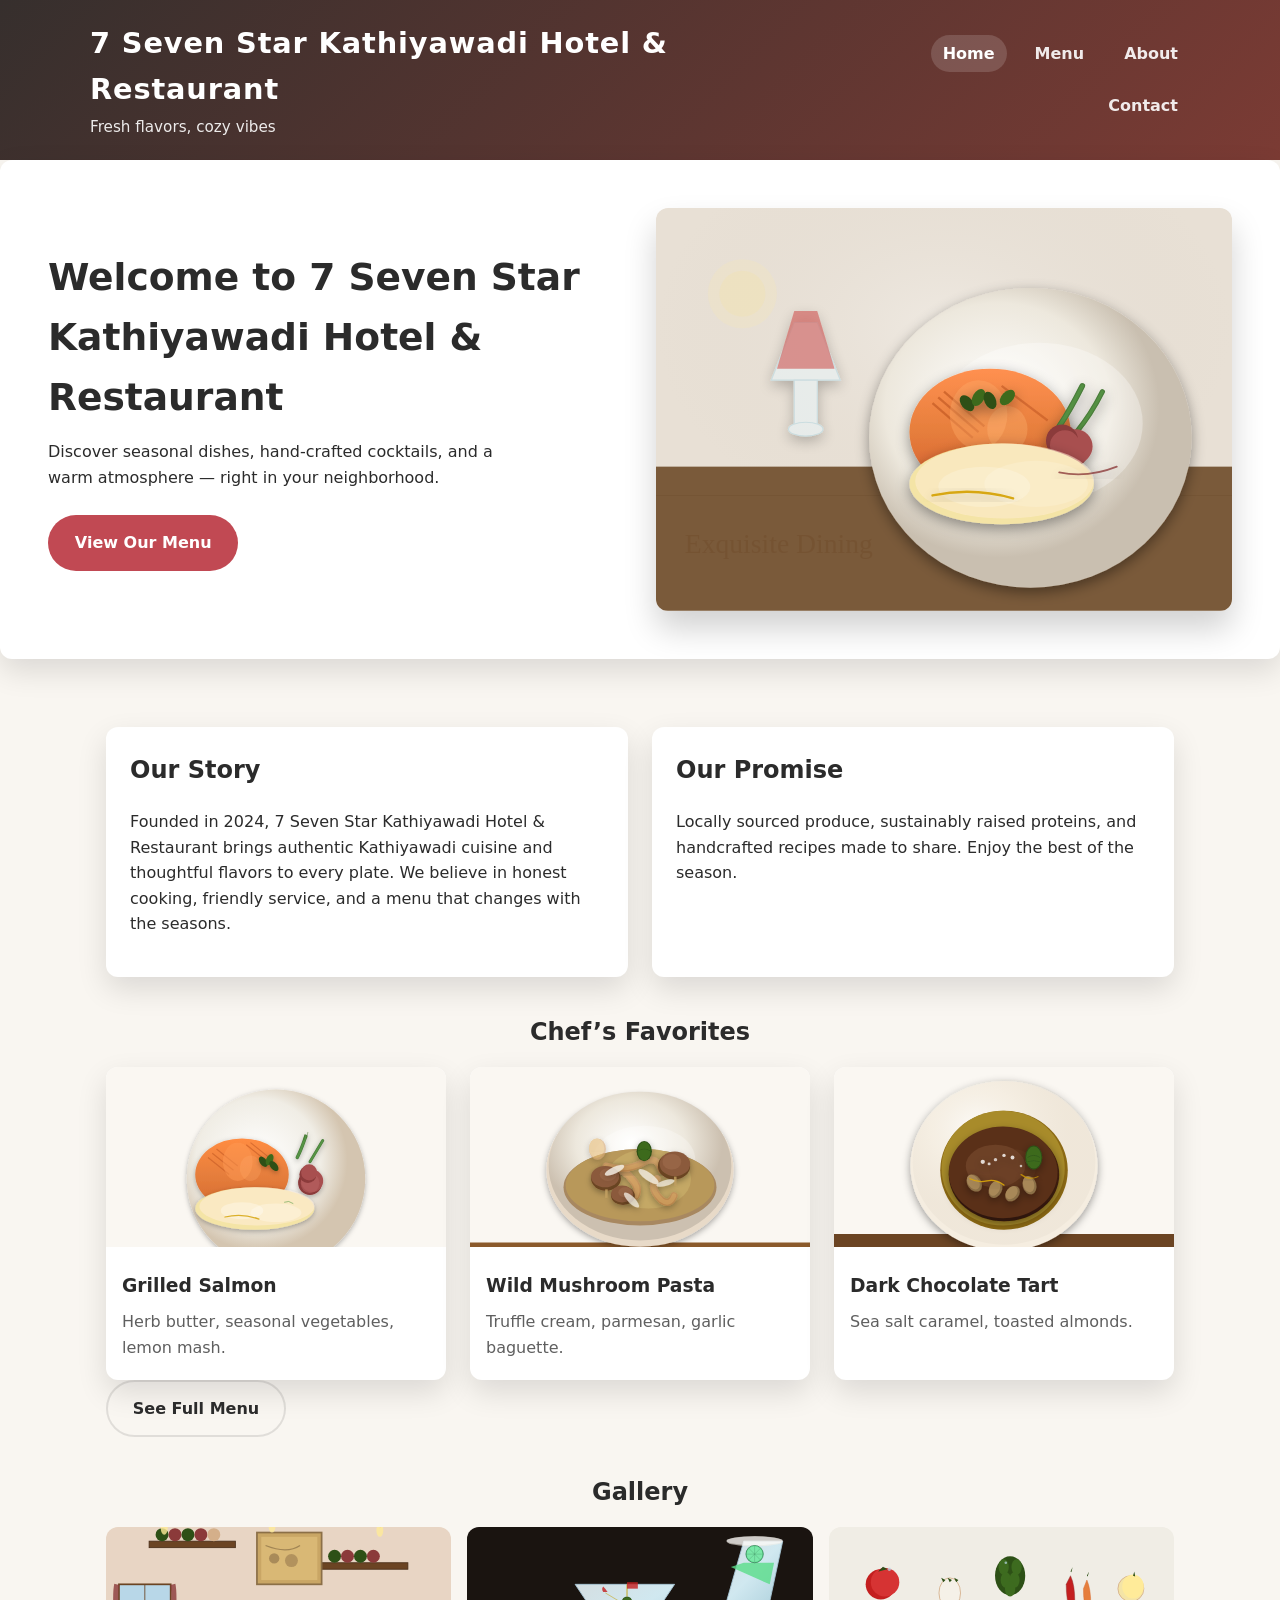
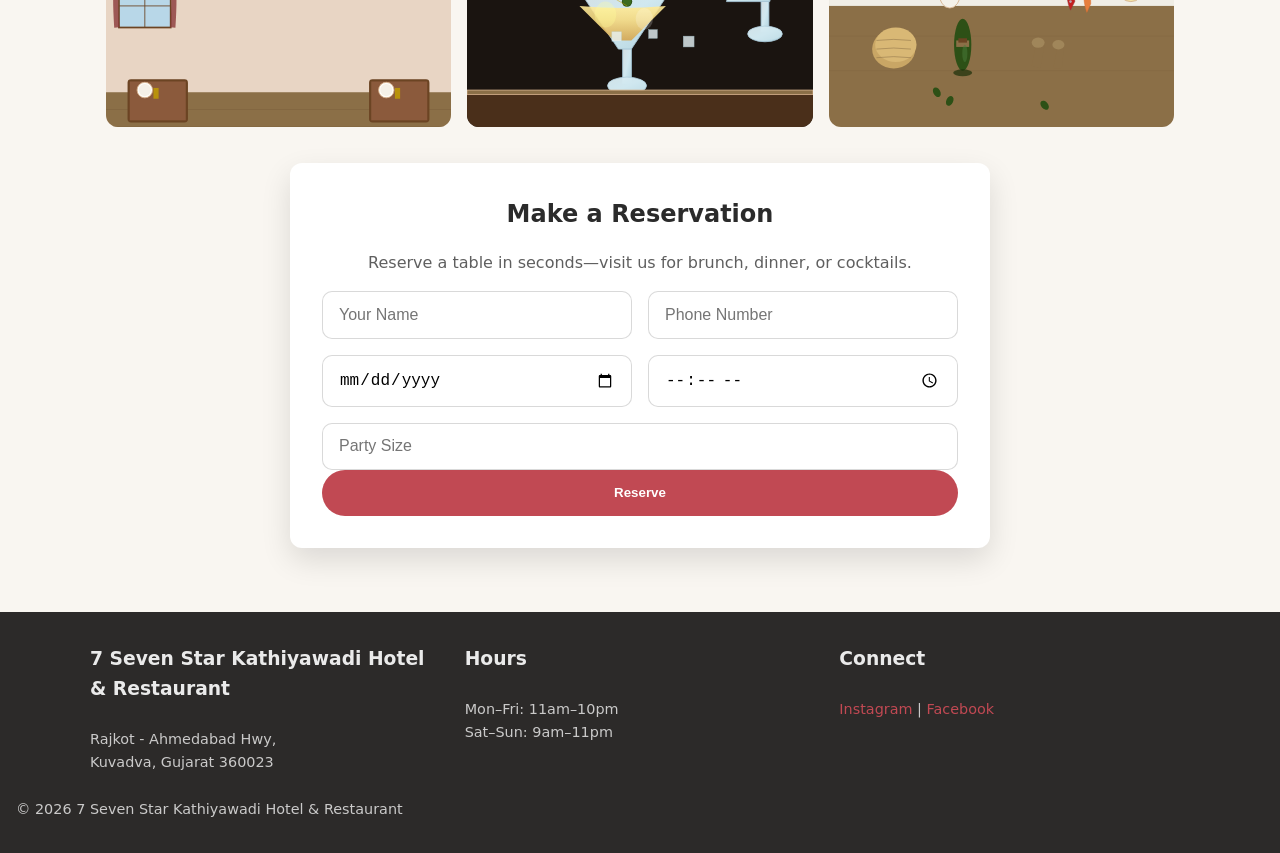
<file: index.html>
<!DOCTYPE html>
<html lang="en">

<head>
    <meta charset="UTF-8">
    <meta name="viewport" content="width=device-width, initial-scale=1.0">
    <title>7 Seven Star Kathiyawadi Hotel & Restaurant</title>
    <link rel="stylesheet" href="style.css">
</head>

<body>
    <header>
        <div class="header-inner">
            <div class="brand">
                <h1>7 Seven Star Kathiyawadi Hotel & Restaurant</h1>
                <p class="tagline">Fresh flavors, cozy vibes</p>
            </div>
            <nav>
                <a href="index.html" class="active">Home</a>
                <a href="menu.html">Menu</a>
                <a href="about.html">About</a>
                <a href="contact.html">Contact</a>
            </nav>
        </div>
    </header>

    <section class="hero">
        <div class="hero-content">
            <h2>Welcome to 7 Seven Star Kathiyawadi Hotel & Restaurant</h2>
            <p>Discover seasonal dishes, hand-crafted cocktails, and a warm atmosphere — right in your neighborhood.</p>
            <a href="menu.html" class="primary-button">View Our Menu</a>
        </div>
        <img src="hero-banner.svg" alt="Delicious food" class="hero-img">
    </section>

    <main>
        <section class="intro">
            <div class="intro-card">
                <h2>Our Story</h2>
                <p>Founded in 2024, 7 Seven Star Kathiyawadi Hotel & Restaurant brings authentic Kathiyawadi cuisine and
                    thoughtful flavors to every
                    plate. We
                    believe in honest cooking, friendly service, and a menu that changes with the seasons.</p>
            </div>
            <div class="intro-card">
                <h2>Our Promise</h2>
                <p>Locally sourced produce, sustainably raised proteins, and handcrafted recipes made to share. Enjoy
                    the
                    best of the season.</p>
            </div>
        </section>

        <section class="menu-preview">
            <h2>Chef’s Favorites</h2>
            <div class="menu-grid">
                <div class="menu-item">
                    <img src="salmon-realistic.svg" alt="Grilled Salmon">
                    <h3>Grilled Salmon</h3>
                    <p>Herb butter, seasonal vegetables, lemon mash.</p>
                </div>
                <div class="menu-item">
                    <img src="pasta-realistic.svg" alt="Pasta Dish">
                    <h3>Wild Mushroom Pasta</h3>
                    <p>Truffle cream, parmesan, garlic baguette.</p>
                </div>
                <div class="menu-item">
                    <img src="dessert-realistic.svg" alt="Dessert">
                    <h3>Dark Chocolate Tart</h3>
                    <p>Sea salt caramel, toasted almonds.</p>
                </div>
            </div>
            <a href="menu.html" class="secondary-button">See Full Menu</a>
        </section>

        <section class="gallery">
            <h2>Gallery</h2>
            <div class="gallery-grid">
                <img src="restaurant-interior.svg" alt="Restaurant interior">
                <img src="cocktail.svg" alt="Hand-crafted cocktails">
                <img src="fresh-ingredients.svg" alt="Fresh ingredients">
            </div>
        </section>

        <section class="reservation">
            <h2>Make a Reservation</h2>
            <p>Reserve a table in seconds—visit us for brunch, dinner, or cocktails.</p>
            <form id="reservationForm">
                <div class="form-row">
                    <input type="text" name="name" placeholder="Your Name" required>
                    <input type="tel" name="phone" placeholder="Phone Number" required>
                </div>
                <div class="form-row">
                    <input type="date" name="date" required>
                    <input type="time" name="time" required>
                </div>
                <input type="number" name="party" min="1" max="20" placeholder="Party Size" required>
                <button type="submit" class="primary-button">Reserve</button>
            </form>
        </section>
    </main>

    <footer>
        <div class="footer-content">
            <div>
                <h3>7 Seven Star Kathiyawadi Hotel & Restaurant</h3>
                <p>Rajkot - Ahmedabad Hwy, <br> Kuvadva, Gujarat 360023</p>
            </div>
            <div>
                <h3>Hours</h3>
                <p>Mon–Fri: 11am–10pm<br>Sat–Sun: 9am–11pm</p>
            </div>
            <div>
                <h3>Connect</h3>
                <p><a href="#">Instagram</a> | <a href="#">Facebook</a></p>
            </div>
        </div>
        <p class="copyright">&copy; 2026 7 Seven Star Kathiyawadi Hotel & Restaurant</p>
    </footer>

    <script src="script.js"></script>
</body>

</html>
</file>
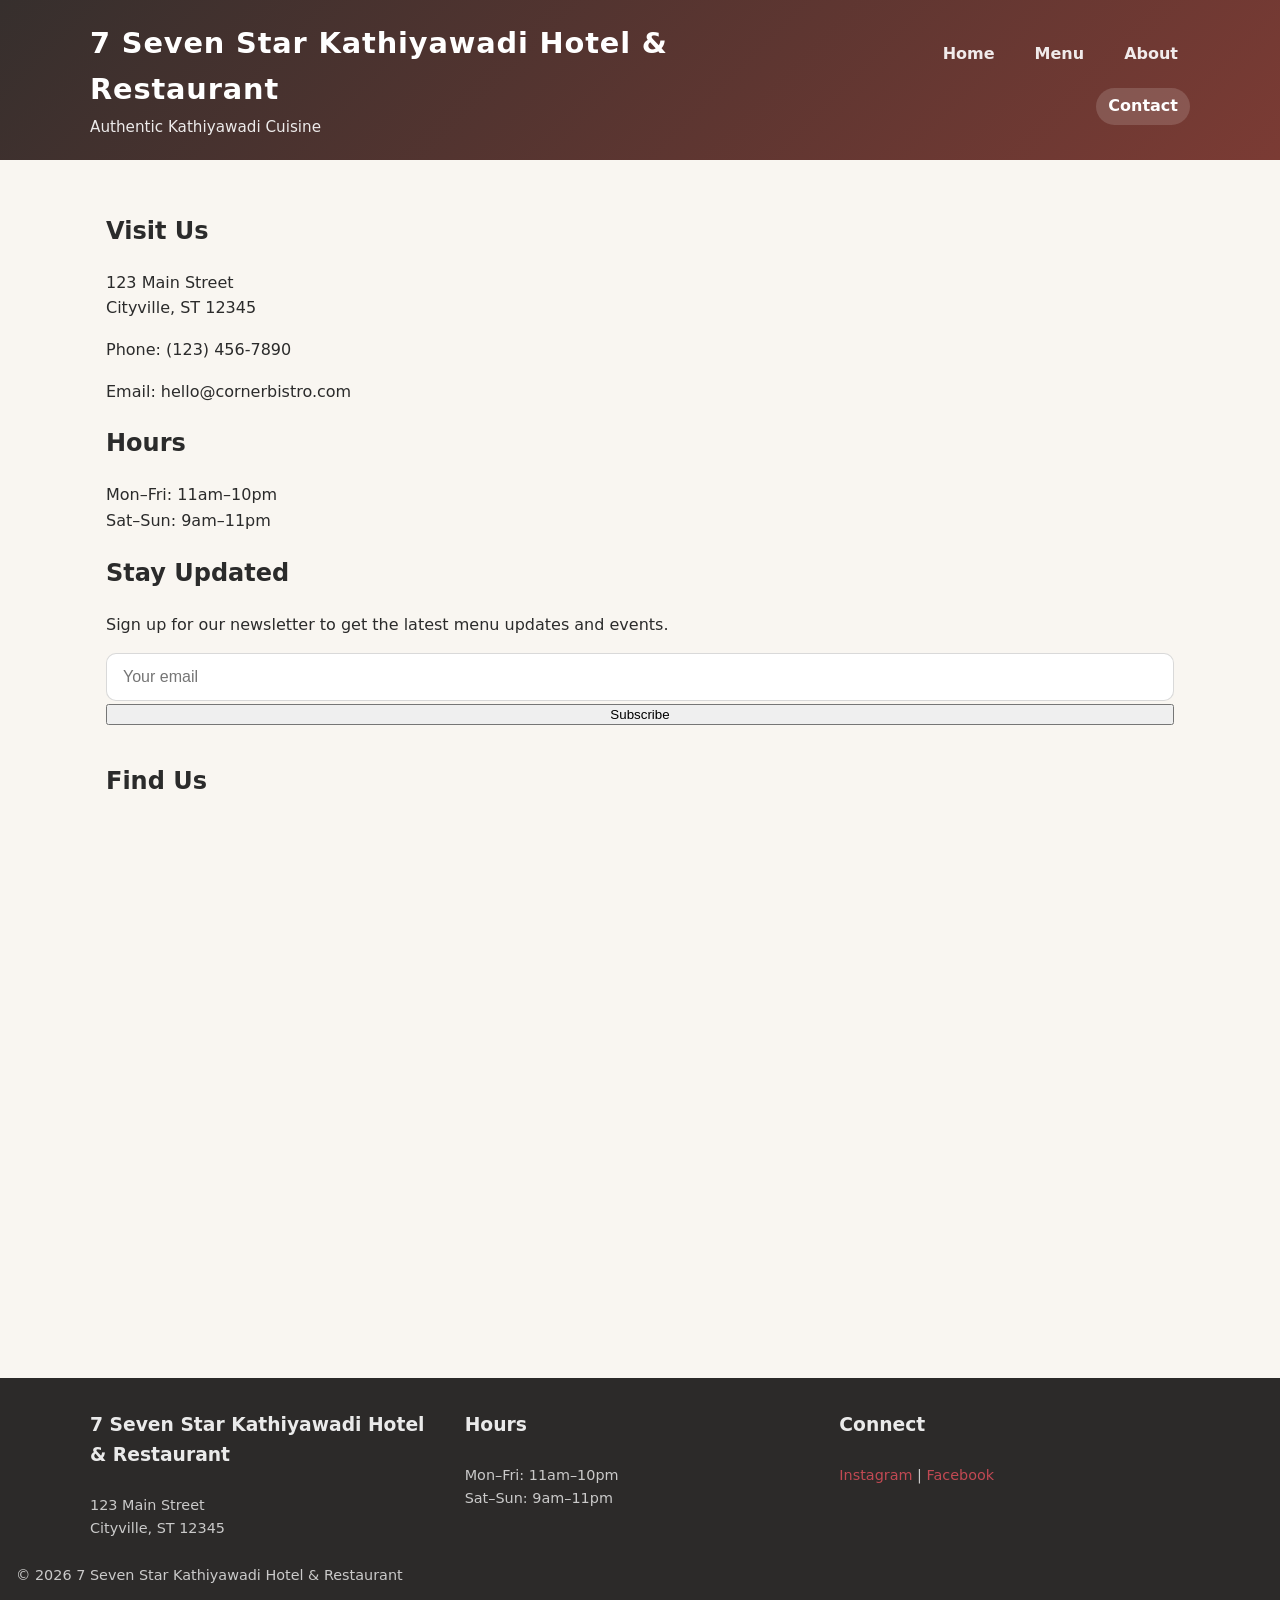
<file: contact.html>
<!DOCTYPE html>
<html lang="en">

<head>
    <meta charset="UTF-8">
    <meta name="viewport" content="width=device-width, initial-scale=1.0">
    <title>Contact Us - 7 Seven Star Kathiyawadi Hotel & Restaurant</title>
    <link rel="stylesheet" href="style.css">
</head>

<body>
    <header>
        <div class="header-inner">
            <div class="brand">
                <h1>7 Seven Star Kathiyawadi Hotel & Restaurant</h1>
                <p class="tagline">Authentic Kathiyawadi Cuisine</p>
            </div>
            <nav>
                <a href="index.html">Home</a>
                <a href="menu.html">Menu</a>
                <a href="about.html">About</a>
                <a href="contact.html" class="active">Contact</a>
            </nav>
        </div>
    </header>

    <main>
        <section class="contact-details">
            <div class="contact-card">
                <h2>Visit Us</h2>
                <p>123 Main Street<br>Cityville, ST 12345</p>
                <p>Phone: (123) 456-7890</p>
                <p>Email: hello@cornerbistro.com</p>
            </div>
            <div class="contact-card">
                <h2>Hours</h2>
                <p>Mon–Fri: 11am–10pm<br>Sat–Sun: 9am–11pm</p>
            </div>
            <div class="contact-card">
                <h2>Stay Updated</h2>
                <p>Sign up for our newsletter to get the latest menu updates and events.</p>
                <form id="newsletterForm">
                    <input type="email" name="email" placeholder="Your email" required>
                    <button type="submit">Subscribe</button>
                </form>
            </div>
        </section>

        <section class="map">
            <h2>Find Us</h2>
            <iframe
                src="https://www.google.com/maps/embed?pb=!1m18!1m12!1m3!1d7379.425288930031!2d70.94476842048493!3d22.36447655528172!2m3!1f0!2f0!3f0!3m2!1i1024!2i768!4f13.1!3m3!1m2!1s0x3959b1bd01d7d101%3A0x13d4273a3f5d1542!2s7%20Seven%20Star%20Kathiyawadi%20Hotel%20%26%20Restaurant!5e0!3m2!1sen!2sin!4v1773600635393!5m2!1sen!2sin"
                width="100%" height="450" style="border:0;" allowfullscreen="" loading="lazy"
                referrerpolicy="no-referrer-when-downgrade"></iframe>
        </section>
    </main>

    <footer>
        <div class="footer-content">
            <div>
                <h3>7 Seven Star Kathiyawadi Hotel & Restaurant</h3>
                <p>123 Main Street<br>Cityville, ST 12345</p>
            </div>
            <div>
                <h3>Hours</h3>
                <p>Mon–Fri: 11am–10pm<br>Sat–Sun: 9am–11pm</p>
            </div>
            <div>
                <h3>Connect</h3>
                <p><a href="#">Instagram</a> | <a href="#">Facebook</a></p>
            </div>
        </div>
        <p class="copyright">&copy; 2026 7 Seven Star Kathiyawadi Hotel & Restaurant</p>
    </footer>

    <script src="script.js"></script>
</body>

</html>
</file>
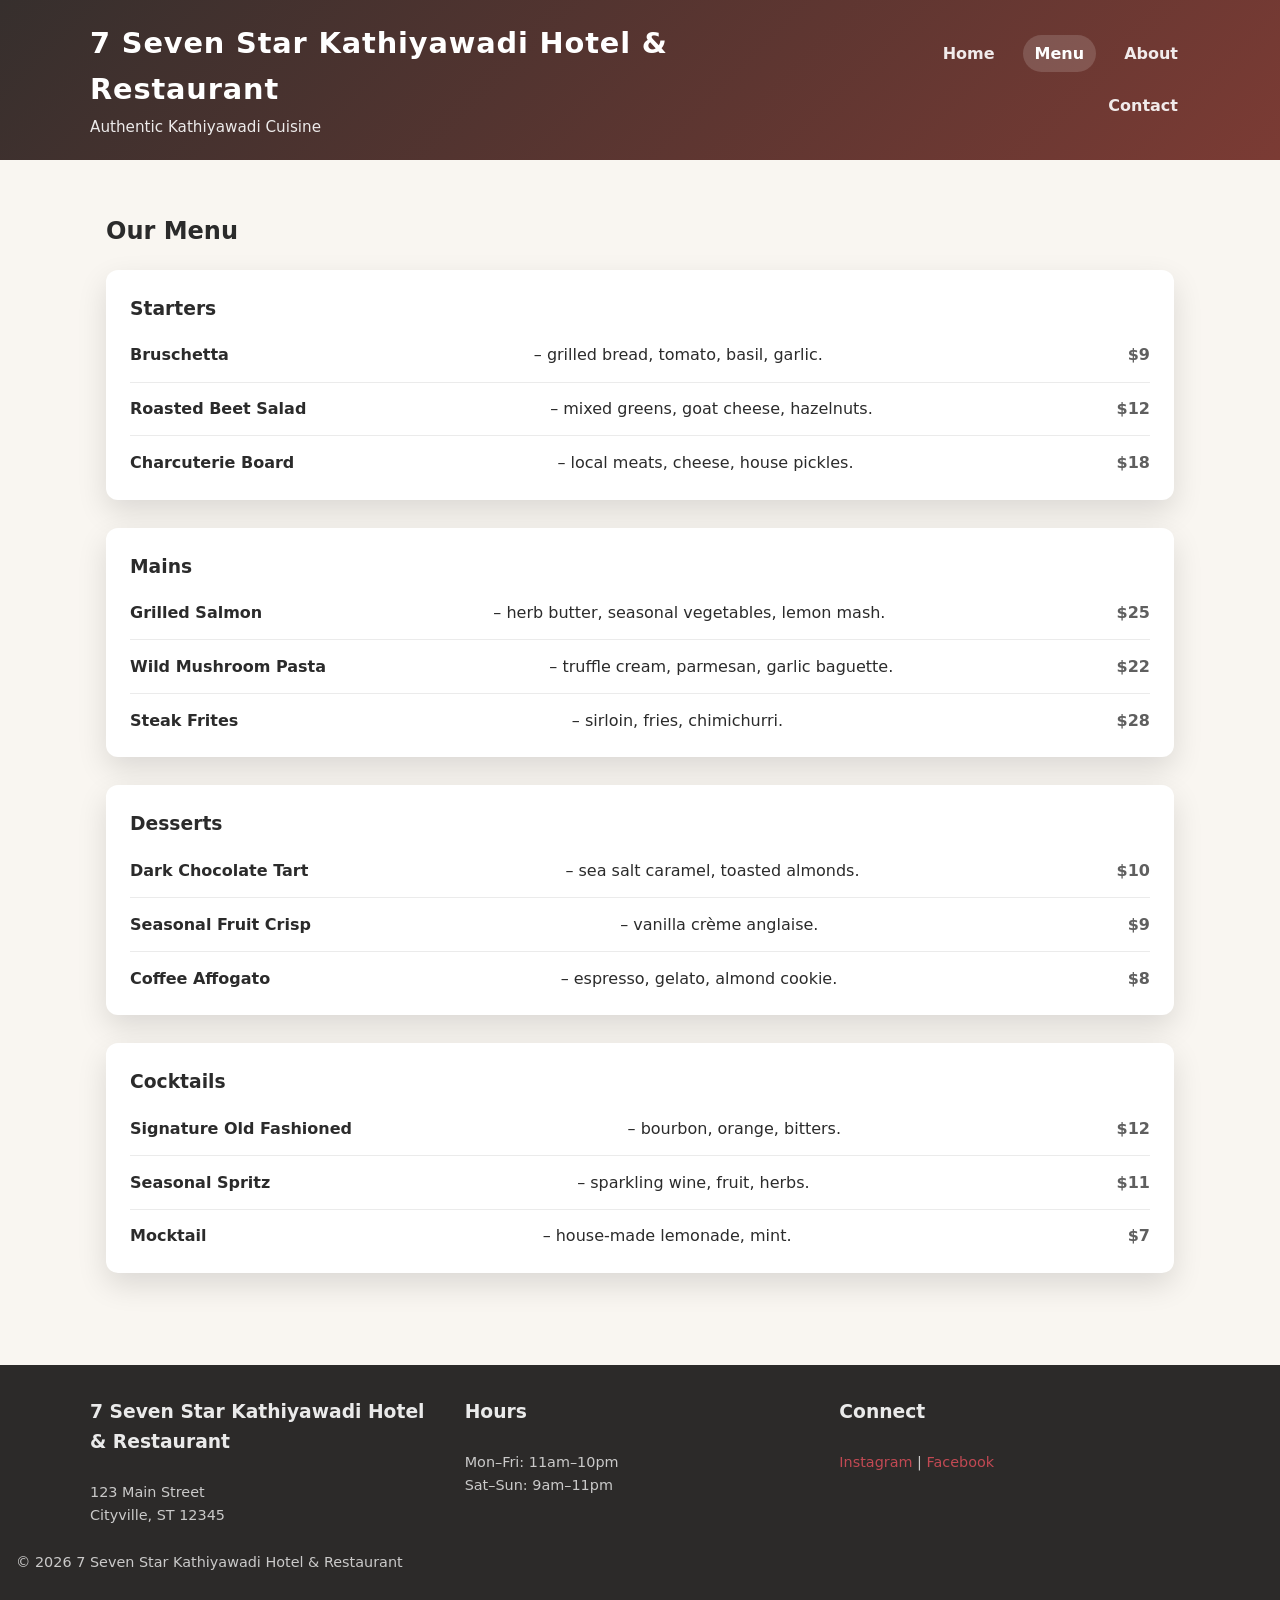
<file: menu.html>
<!DOCTYPE html>
<html lang="en">

<head>
    <meta charset="UTF-8">
    <meta name="viewport" content="width=device-width, initial-scale=1.0">
    <title>Menu - 7 Seven Star Kathiyawadi Hotel & Restaurant</title>
    <link rel="stylesheet" href="style.css">
</head>

<body>
    <header>
        <div class="header-inner">
            <div class="brand">
                <h1>7 Seven Star Kathiyawadi Hotel & Restaurant</h1>
                <p class="tagline">Authentic Kathiyawadi Cuisine</p>
            </div>
            <nav>
                <a href="index.html">Home</a>
                <a href="menu.html" class="active">Menu</a>
                <a href="about.html">About</a>
                <a href="contact.html">Contact</a>
            </nav>
        </div>
    </header>

    <main>
        <section class="menu">
            <h2>Our Menu</h2>

            <div class="menu-category">
                <h3>Starters</h3>
                <ul>
                    <li><strong>Bruschetta</strong> – grilled bread, tomato, basil, garlic. <span
                            class="price">$9</span></li>
                    <li><strong>Roasted Beet Salad</strong> – mixed greens, goat cheese, hazelnuts. <span
                            class="price">$12</span></li>
                    <li><strong>Charcuterie Board</strong> – local meats, cheese, house pickles. <span
                            class="price">$18</span></li>
                </ul>
            </div>

            <div class="menu-category">
                <h3>Mains</h3>
                <ul>
                    <li><strong>Grilled Salmon</strong> – herb butter, seasonal vegetables, lemon mash. <span
                            class="price">$25</span></li>
                    <li><strong>Wild Mushroom Pasta</strong> – truffle cream, parmesan, garlic baguette. <span
                            class="price">$22</span></li>
                    <li><strong>Steak Frites</strong> – sirloin, fries, chimichurri. <span class="price">$28</span></li>
                </ul>
            </div>

            <div class="menu-category">
                <h3>Desserts</h3>
                <ul>
                    <li><strong>Dark Chocolate Tart</strong> – sea salt caramel, toasted almonds. <span
                            class="price">$10</span></li>
                    <li><strong>Seasonal Fruit Crisp</strong> – vanilla crème anglaise. <span class="price">$9</span>
                    </li>
                    <li><strong>Coffee Affogato</strong> – espresso, gelato, almond cookie. <span
                            class="price">$8</span></li>
                </ul>
            </div>

            <div class="menu-category">
                <h3>Cocktails</h3>
                <ul>
                    <li><strong>Signature Old Fashioned</strong> – bourbon, orange, bitters. <span
                            class="price">$12</span></li>
                    <li><strong>Seasonal Spritz</strong> – sparkling wine, fruit, herbs. <span class="price">$11</span>
                    </li>
                    <li><strong>Mocktail</strong> – house-made lemonade, mint. <span class="price">$7</span></li>
                </ul>
            </div>
        </section>
    </main>

    <footer>
        <div class="footer-content">
            <div>
                <h3>7 Seven Star Kathiyawadi Hotel & Restaurant</h3>
                <p>123 Main Street<br>Cityville, ST 12345</p>
            </div>
            <div>
                <h3>Hours</h3>
                <p>Mon–Fri: 11am–10pm<br>Sat–Sun: 9am–11pm</p>
            </div>
            <div>
                <h3>Connect</h3>
                <p><a href="#">Instagram</a> | <a href="#">Facebook</a></p>
            </div>
        </div>
        <p class="copyright">&copy; 2026 7 Seven Star Kathiyawadi Hotel & Restaurant</p>
    </footer>
</body>

</html>
</file>
<file: style.css>
/* Global */
:root {
    --background: #f9f6f1;
    --card: #ffffff;
    --text: #2b2b2b;
    --muted: #5f5f5f;
    --primary: #c14953;
    --primary-dark: #992f34;
    --accent: #f4a261;
    --shadow: rgba(0, 0, 0, 0.12);
    --radius: 12px;
    --max-width: 1100px;
}

* {
    box-sizing: border-box;
}

body {
    margin: 0;
    font-family: "Segoe UI", system-ui, -apple-system, BlinkMacSystemFont, "Segoe UI", Roboto, "Helvetica Neue", Arial, sans-serif;
    background: var(--background);
    color: var(--text);
    line-height: 1.6;
}

a {
    color: var(--primary);
    text-decoration: none;
}

a:hover {
    text-decoration: underline;
}

header {
    background: linear-gradient(135deg, #362f2d 0%, #7b3b34 100%);
    color: white;
    padding: 1.25rem 1rem;
}

.header-inner {
    max-width: var(--max-width);
    margin: 0 auto;
    display: flex;
    align-items: center;
    justify-content: space-between;
    gap: 1rem;
}

.brand h1 {
    margin: 0;
    font-size: 1.8rem;
    letter-spacing: 0.03em;
}

.tagline {
    margin: 0.2rem 0 0;
    color: rgba(255, 255, 255, 0.9);
    font-size: 0.95rem;
}

nav {
    display: flex;
    gap: 1rem;
    flex-wrap: wrap;
    justify-content: flex-end;
}

nav a {
    padding: 0.35rem 0.75rem;
    border-radius: 999px;
    font-weight: 600;
    transition: background 0.2s ease, color 0.2s ease;
    color: rgba(255, 255, 255, 0.9);
}

nav a.active,
nav a:hover {
    background: rgba(255, 255, 255, 0.15);
    color: #fff;
}

main {
    max-width: var(--max-width);
    margin: 0 auto;
    padding: 2rem 1rem 4rem;
}

section {
    margin-bottom: 2.25rem;
}

.hero {
    position: relative;
    overflow: hidden;
    display: grid;
    grid-template-columns: 1fr;
    gap: 2rem;
    align-items: center;
    background: var(--card);
    border-radius: var(--radius);
    box-shadow: 0 12px 30px var(--shadow);
    padding: 2.5rem 1.5rem;
}

@media (min-width: 900px) {
    .hero {
        grid-template-columns: 1fr 1fr;
        padding: 3rem;
    }
}

.hero-content h2 {
    margin: 0 0 0.75rem;
    font-size: 2.35rem;
}

.hero-content p {
    margin: 0 0 1.5rem;
    max-width: 480px;
}

.primary-button,
.secondary-button {
    display: inline-block;
    padding: 0.85rem 1.55rem;
    border-radius: 999px;
    font-weight: 700;
    border: 2px solid transparent;
    transition: transform 0.2s ease, box-shadow 0.2s ease, background 0.2s ease;
}

.primary-button {
    background: var(--primary);
    color: #fff;
}

.primary-button:hover {
    background: var(--primary-dark);
    transform: translateY(-1px);
    box-shadow: 0 12px 25px rgba(0, 0, 0, 0.18);
}

.secondary-button {
    background: transparent;
    color: var(--text);
    border-color: rgba(0, 0, 0, 0.1);
}

.secondary-button:hover {
    background: rgba(255, 255, 255, 0.7);
    transform: translateY(-1px);
}

.hero-img {
    width: 100%;
    border-radius: var(--radius);
    max-height: 420px;
    object-fit: cover;
    box-shadow: 0 18px 32px rgba(0, 0, 0, 0.18);
}

.intro {
    display: grid;
    gap: 1.5rem;
}

@media (min-width: 900px) {
    .intro {
        grid-template-columns: repeat(2, 1fr);
    }
}

.intro-card {
    padding: 1.5rem;
    background: var(--card);
    border-radius: var(--radius);
    box-shadow: 0 12px 30px var(--shadow);
}

.intro-card h2 {
    margin-top: 0;
}

.menu-preview h2,
.gallery h2,
.reservation h2 {
    margin: 0 0 1rem;
    text-align: center;
}

.menu-grid {
    display: grid;
    gap: 1.5rem;
}

@media (min-width: 900px) {
    .menu-grid {
        grid-template-columns: repeat(3, 1fr);
    }
}

.menu-item {
    background: var(--card);
    border-radius: var(--radius);
    overflow: hidden;
    box-shadow: 0 12px 30px var(--shadow);
    text-align: left;
}

.menu-item img {
    width: 100%;
    height: 180px;
    object-fit: cover;
}

.menu-item h3 {
    margin: 1rem 1rem 0.5rem;
}

.menu-item p {
    margin: 0 1rem 1.25rem;
    color: var(--muted);
}

.gallery-grid {
    display: grid;
    gap: 1rem;
}

@media (min-width: 900px) {
    .gallery-grid {
        grid-template-columns: repeat(3, 1fr);
    }
}

.gallery-grid img {
    width: 100%;
    border-radius: var(--radius);
    height: 200px;
    object-fit: cover;
    transition: transform 0.25s ease;
}

.gallery-grid img:hover {
    transform: scale(1.03);
}

.reservation {
    background: var(--card);
    border-radius: var(--radius);
    padding: 2rem;
    box-shadow: 0 12px 30px var(--shadow);
    max-width: 700px;
    margin: 0 auto;
    text-align: center;
}

.reservation p {
    color: var(--muted);
}

.form-row {
    display: grid;
    gap: 1rem;
    margin-bottom: 1rem;
}

@media (min-width: 650px) {
    .form-row {
        grid-template-columns: 1fr 1fr;
    }
}

input,
textarea {
    width: 100%;
    padding: 0.85rem 1rem;
    border: 1px solid rgba(0, 0, 0, 0.15);
    border-radius: 10px;
    font-size: 1rem;
    outline: none;
    transition: border 0.2s ease;
}

input:focus,
textarea:focus {
    border-color: var(--primary);
}

textarea {
    min-height: 120px;
    resize: vertical;
}

button[type="submit"] {
    width: 100%;
}

footer {
    background: #2c2a29;
    color: rgba(255, 255, 255, 0.9);
    padding: 2rem 1rem;
}

.footer-content {
    max-width: var(--max-width);
    margin: 0 auto;
    display: grid;
    gap: 1.5rem;
    text-align: center;
}

@media (min-width: 800px) {
    .footer-content {
        grid-template-columns: repeat(3, 1fr);
        text-align: left;
    }
}

.footer-content h3 {
    margin-top: 0;
}

footer p {
    margin: 1.5rem 0 0;
    font-size: 0.9rem;
    color: rgba(255, 255, 255, 0.75);
}

.menu {
    max-width: var(--max-width);
    margin: 0 auto;
}

.menu-category {
    background: var(--card);
    padding: 1.5rem;
    border-radius: var(--radius);
    box-shadow: 0 12px 30px var(--shadow);
    margin-bottom: 1.75rem;
}

.menu-category h3 {
    margin-top: 0;
}

.menu-category ul {
    list-style: none;
    padding: 0;
    margin: 1rem 0 0;
}

.menu-category li {
    display: flex;
    justify-content: space-between;
    margin-bottom: 0.85rem;
    padding-bottom: 0.85rem;
    border-bottom: 1px solid rgba(0, 0, 0, 0.08);
}

.menu-category li:last-child {
    border-bottom: none;
    margin-bottom: 0;
    padding-bottom: 0;
}

.price {
    font-weight: 700;
    color: var(--muted);
}

/* Utility */
.hidden {
    display: none !important;
}
/* Toast / notification */
.toast {
    position: fixed;
    bottom: 1.5rem;
    left: 50%;
    transform: translateX(-50%) translateY(20px);
    background: rgba(33, 33, 33, 0.95);
    color: #fff;
    padding: 0.85rem 1.25rem;
    border-radius: 999px;
    box-shadow: 0 12px 20px rgba(0, 0, 0, 0.4);
    opacity: 0;
    pointer-events: none;
    transition: opacity 0.25s ease, transform 0.25s ease;
    z-index: 9999;
}

.toast.visible {
    opacity: 1;
    transform: translateX(-50%) translateY(0);
}
</file>
